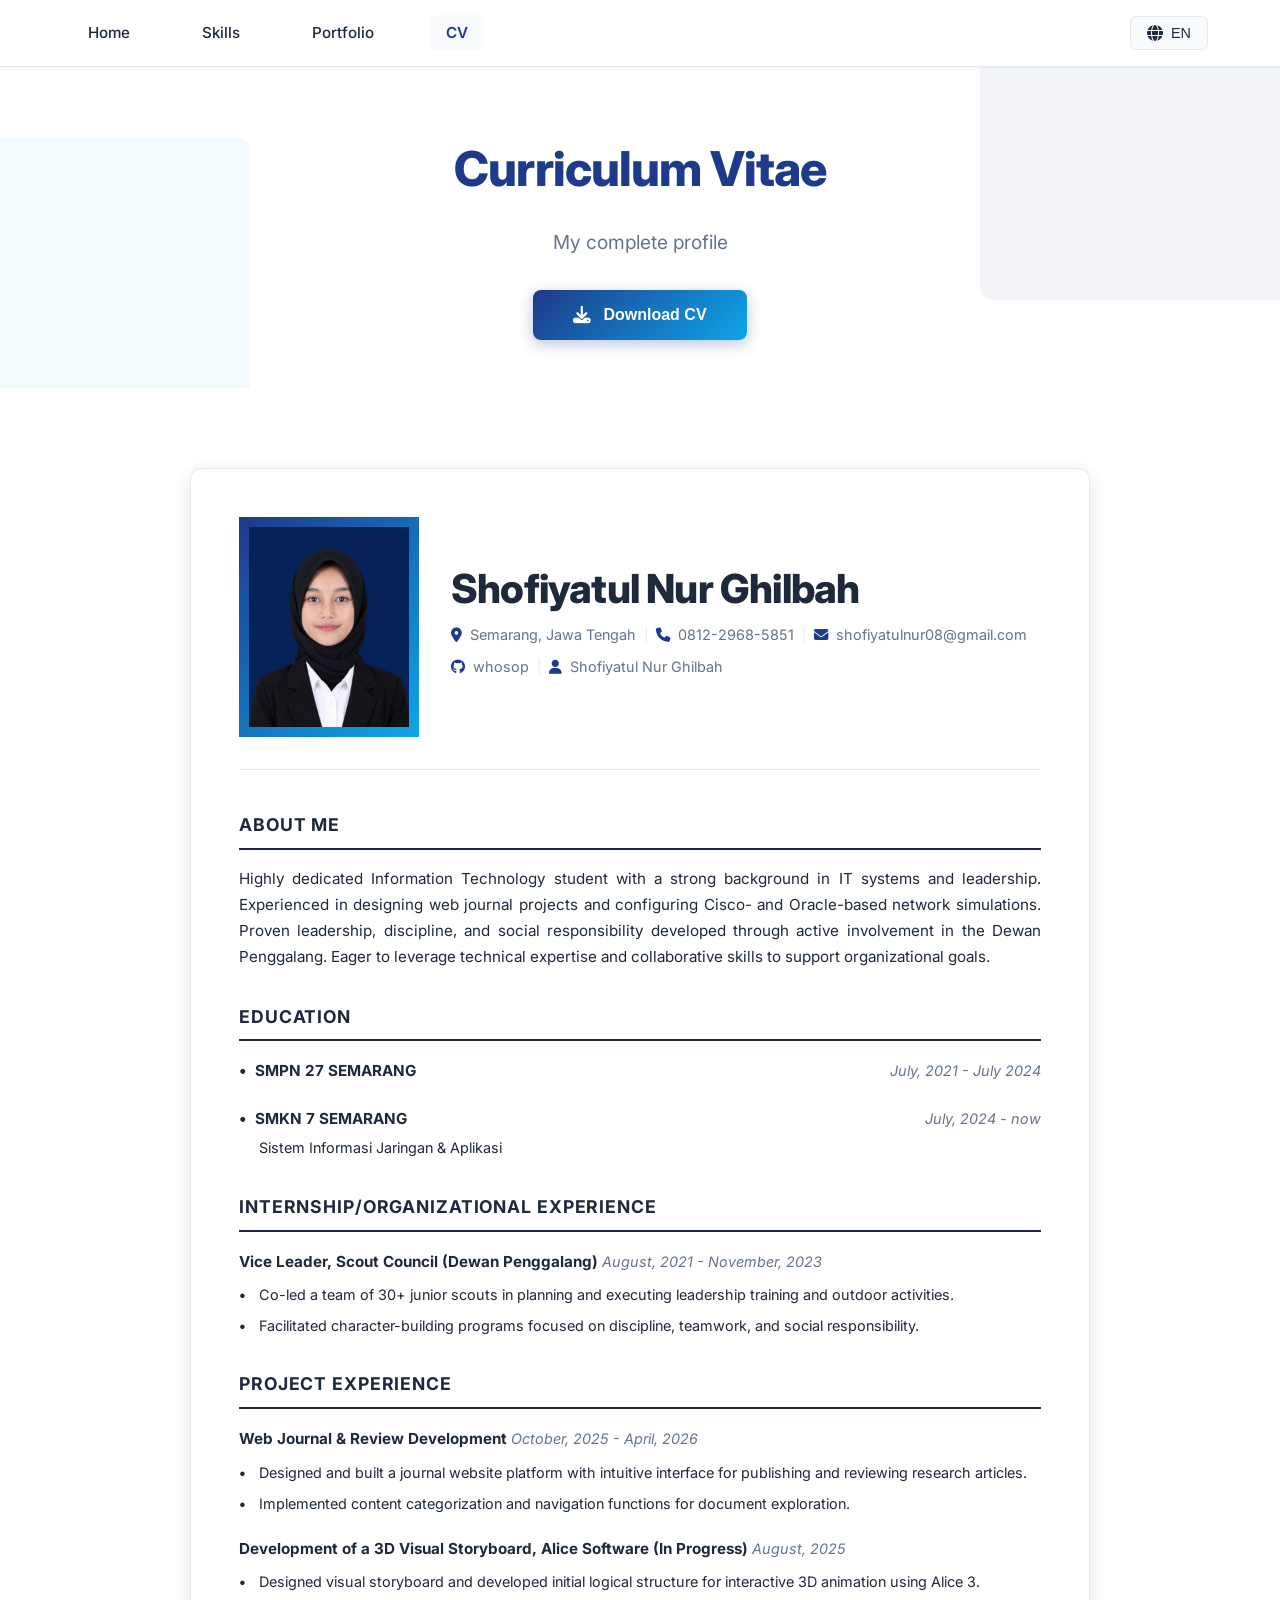
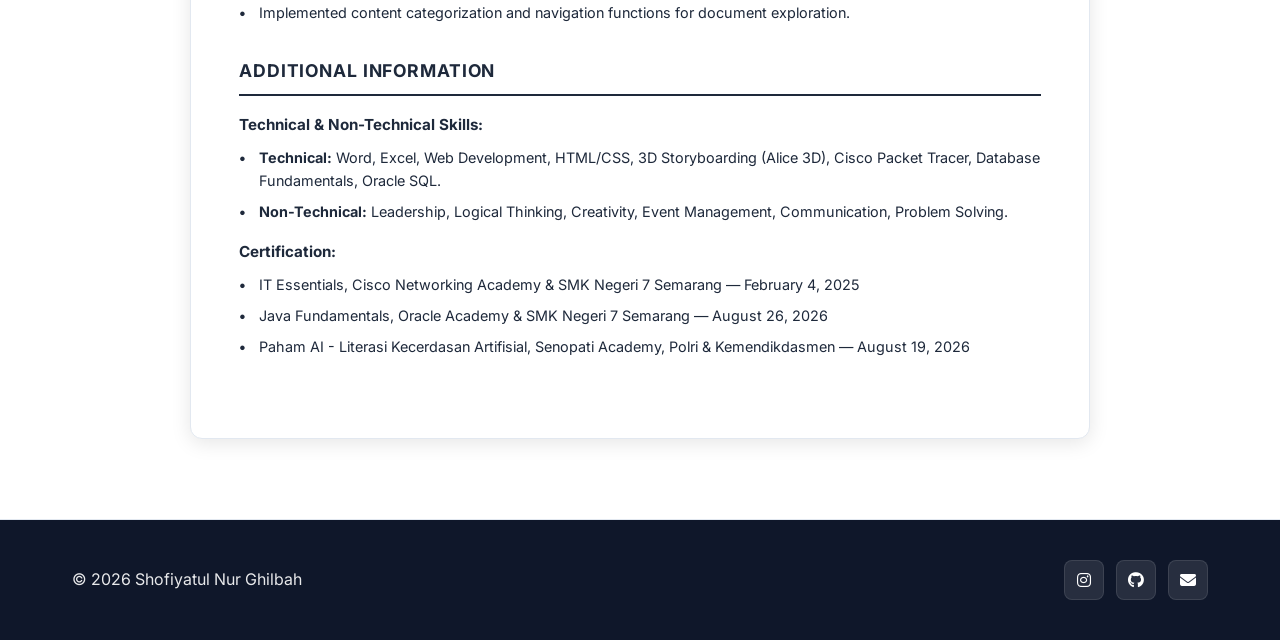
<file: cv-new.html>
<!DOCTYPE html>
<html lang="id">
<head>
  <meta charset="UTF-8" />
  <meta name="viewport" content="width=device-width, initial-scale=1.0"/>
  <title>CV – Shofiyatul Nur Ghilbah</title>
  <link rel="stylesheet" href="style.css" />
  <link rel="preconnect" href="https://fonts.googleapis.com">
  <link rel="preconnect" href="https://fonts.gstatic.com" crossorigin>
  <link href="https://fonts.googleapis.com/css2?family=Inter:wght@400;500;600;700;800&display=swap" rel="stylesheet"/>
  <link rel="stylesheet" href="https://cdnjs.cloudflare.com/ajax/libs/font-awesome/6.5.0/css/all.min.css"/>
  <style>
    /* Print Styles - Optimized for 1 Page A4 */
    @media print {
      @page {
        size: A4;
        margin: 0.4cm;
      }
      
      .navbar, .page-header, .footer, .btn-download-cv { 
        display: none !important; 
      }
      
      body { 
        background: white !important;
        margin: 0;
        padding: 0;
        font-size: 8pt !important;
      }
      
      .cv-section.section {
        padding: 0 !important;
      }
      
      .container {
        padding: 0 !important;
        max-width: 100% !important;
      }
      
      .cv-modern-wrapper { 
        box-shadow: none !important; 
        margin: 0 !important;
        padding: 0.5cm 0.6cm !important;
        border: none !important;
        max-width: 100% !important;
      }
      
      /* Header Optimization */
      .cv-header-modern {
        margin-bottom: 0.25cm !important;
        padding-bottom: 0.2cm !important;
        grid-template-columns: 3.5cm 1fr !important;
        gap: 0.4cm !important;
      }
      
      .cv-photo-box {
        width: 3.5cm !important;
        height: 4.3cm !important;
        padding: 2px !important;
      }
      
      .cv-name-modern {
        font-size: 16pt !important;
        margin: 0 0 0.15cm 0 !important;
        line-height: 1.1 !important;
      }
      
      .cv-contact-modern,
      .cv-social-modern {
        font-size: 7pt !important;
        margin-bottom: 0.1cm !important;
        gap: 0.15cm !important;
        line-height: 1.2 !important;
      }
      
      /* Section Optimization */
      .cv-section-modern {
        margin-bottom: 0.3cm !important;
        page-break-inside: avoid;
      }
      
      .cv-section-title-modern {
        font-size: 9pt !important;
        margin: 0 0 0.1cm 0 !important;
        letter-spacing: 0.03em !important;
      }
      
      .cv-section-line {
        height: 1px !important;
        margin-bottom: 0.2cm !important;
      }
      
      .cv-section-text {
        font-size: 7.5pt !important;
        line-height: 1.3 !important;
        margin: 0 !important;
      }
      
      /* Entry Optimization */
      .cv-entry-modern {
        margin-bottom: 0.25cm !important;
      }
      
      .cv-entry-header,
      .cv-entry-header-block {
        margin-bottom: 0.1cm !important;
      }
      
      .cv-entry-header strong,
      .cv-entry-header-block strong {
        font-size: 8pt !important;
      }
      
      .cv-date-italic {
        font-size: 7pt !important;
      }
      
      .cv-entry-desc {
        margin-left: 0.3cm !important;
        font-size: 7.5pt !important;
      }
      
      .cv-bullet {
        font-size: 8pt !important;
      }
      
      /* List Optimization */
      .cv-list-modern {
        margin: 0.15cm 0 0 0 !important;
      }
      
      .cv-list-modern li {
        padding-left: 0.35cm !important;
        margin-bottom: 0.1cm !important;
        font-size: 7.5pt !important;
        line-height: 1.25 !important;
      }
      
      .cv-list-modern li::before {
        font-size: 7pt !important;
      }
      
      .cv-subsection-title {
        font-size: 8pt !important;
        margin: 0.2cm 0 0.1cm 0 !important;
      }
      
      /* Force compact spacing */
      .cv-section-modern:last-child {
        margin-bottom: 0 !important;
      }
      
      .cv-entry-modern:last-child {
        margin-bottom: 0.15cm !important;
      }
      
      .cv-list-modern li:last-child {
        margin-bottom: 0 !important;
      }
    }
  </style>
</head>
<body>

  <!-- NAVBAR -->
  <nav class="navbar" id="navbar">
    <div class="nav-container">
      <button class="hamburger" id="hamburger" aria-label="Menu">
        <span></span><span></span><span></span>
      </button>
      <ul class="nav-links" id="nav-links">
        <li><a href="index.html">Home</a></li>
        <li><a href="skills.html">Skills</a></li>
        <li><a href="portfolio.html">Portfolio</a></li>
        <li><a href="cv-new.html" class="active">CV</a></li>
      </ul>
      <div class="language-switcher">
        <button class="lang-btn" id="lang-btn">
          <i class="fa-solid fa-globe"></i> EN
        </button>
        <div class="lang-dropdown" id="lang-dropdown">
          <a href="#" onclick="switchLanguage('en'); return false;">🇬🇧 English</a>
          <a href="#" onclick="switchLanguage('id'); return false;">🇮🇩 Indonesian</a>
        </div>
      </div>
    </div>
  </nav>

  <!-- PAGE HEADER -->
  <section class="page-header">
    <div class="page-header-shapes">
      <div class="shape shape-1"></div>
      <div class="shape shape-2"></div>
    </div>
    <div class="container">
      <h1 class="page-title"><span>Curriculum Vitae</span></h1>
      <p class="page-subtitle">My complete profile</p>
      <div class="cv-download-wrapper">
        <button class="btn-download-cv" onclick="window.print()">
          <i class="fa-solid fa-download"></i> Download CV
        </button>
      </div>
    </div>
  </section>

  <!-- CV CONTENT -->
  <section class="cv-section section">
    <div class="container">
      <div class="cv-modern-wrapper">
        
        <!-- CV HEADER -->
        <div class="cv-header-modern">
          <div class="cv-photo-box">
            <img src="bg navy.jpeg" alt="Shofiyatul Nur Ghilbah" class="cv-photo-modern"/>
          </div>
          <div class="cv-header-info">
            <h1 class="cv-name-modern">Shofiyatul Nur Ghilbah</h1>
            <div class="cv-contact-modern">
              <span><i class="fa-solid fa-location-dot"></i> Semarang, Jawa Tengah</span>
              <span class="separator">|</span>
              <span><i class="fa-solid fa-phone"></i> 0812-2968-5851</span>
              <span class="separator">|</span>
              <span><i class="fa-solid fa-envelope"></i> shofiyatulnur08@gmail.com</span>
            </div>
            <div class="cv-social-modern">
              <span><i class="fa-brands fa-github"></i> whosop</span>
              <span class="separator">|</span>
              <span><i class="fa-solid fa-user"></i> Shofiyatul Nur Ghilbah</span>
            </div>
          </div>
        </div>

        <!-- ABOUT ME -->
        <div class="cv-section-modern">
          <h2 class="cv-section-title-modern">ABOUT ME</h2>
          <div class="cv-section-line"></div>
          <p class="cv-section-text">Highly dedicated Information Technology student with a strong background in IT systems and leadership. Experienced in designing web journal projects and configuring Cisco- and Oracle-based network simulations. Proven leadership, discipline, and social responsibility developed through active involvement in the Dewan Penggalang. Eager to leverage technical expertise and collaborative skills to support organizational goals.</p>
        </div>

        <!-- EDUCATION -->
        <div class="cv-section-modern">
          <h2 class="cv-section-title-modern">EDUCATION</h2>
          <div class="cv-section-line"></div>
          
          <div class="cv-entry-modern">
            <div class="cv-entry-header">
              <span class="cv-bullet">•</span>
              <strong>SMPN 27 SEMARANG</strong>
              <span class="cv-date-italic">July, 2021 - July 2024</span>
            </div>
          </div>
          
          <div class="cv-entry-modern">
            <div class="cv-entry-header">
              <span class="cv-bullet">•</span>
              <strong>SMKN 7 SEMARANG</strong>
              <span class="cv-date-italic">July, 2024 - now</span>
            </div>
            <div class="cv-entry-desc">Sistem Informasi Jaringan & Aplikasi</div>
          </div>
        </div>

        <!-- INTERNSHIP/ORGANIZATIONAL EXPERIENCE -->
        <div class="cv-section-modern">
          <h2 class="cv-section-title-modern">INTERNSHIP/ORGANIZATIONAL EXPERIENCE</h2>
          <div class="cv-section-line"></div>
          
          <div class="cv-entry-modern">
            <div class="cv-entry-header-block">
              <div>
                <strong>Vice Leader, Scout Council (Dewan Penggalang)</strong>
                <span class="cv-date-italic"> August, 2021 - November, 2023</span>
              </div>
            </div>
            <ul class="cv-list-modern">
              <li>Co-led a team of 30+ junior scouts in planning and executing leadership training and outdoor activities.</li>
              <li>Facilitated character-building programs focused on discipline, teamwork, and social responsibility.</li>
            </ul>
          </div>
        </div>

        <!-- PROJECT EXPERIENCE -->
        <div class="cv-section-modern">
          <h2 class="cv-section-title-modern">PROJECT EXPERIENCE</h2>
          <div class="cv-section-line"></div>
          
          <div class="cv-entry-modern">
            <div class="cv-entry-header-block">
              <div>
                <strong>Web Journal & Review Development</strong>
                <span class="cv-date-italic"> October, 2025 - April, 2026</span>
              </div>
            </div>
            <ul class="cv-list-modern">
              <li>Designed and built a journal website platform with intuitive interface for publishing and reviewing research articles.</li>
              <li>Implemented content categorization and navigation functions for document exploration.</li>
            </ul>
          </div>

          <div class="cv-entry-modern">
            <div class="cv-entry-header-block">
              <div>
                <strong>Development of a 3D Visual Storyboard, Alice Software (In Progress)</strong>
                <span class="cv-date-italic"> August, 2025</span>
              </div>
            </div>
            <ul class="cv-list-modern">
              <li>Designed visual storyboard and developed initial logical structure for interactive 3D animation using Alice 3.</li>
              <li>Implemented content categorization and navigation functions for document exploration.</li>
            </ul>
          </div>
        </div>

        <!-- ADDITIONAL INFORMATION -->
        <div class="cv-section-modern">
          <h2 class="cv-section-title-modern">ADDITIONAL INFORMATION</h2>
          <div class="cv-section-line"></div>
          
          <p class="cv-subsection-title"><strong>Technical & Non-Technical Skills:</strong></p>
          <ul class="cv-list-modern">
            <li><strong>Technical:</strong> Word, Excel, Web Development, HTML/CSS, 3D Storyboarding (Alice 3D), Cisco Packet Tracer, Database Fundamentals, Oracle SQL.</li>
            <li><strong>Non-Technical:</strong> Leadership, Logical Thinking, Creativity, Event Management, Communication, Problem Solving.</li>
          </ul>

          <p class="cv-subsection-title"><strong>Certification:</strong></p>
          <ul class="cv-list-modern">
            <li>IT Essentials, Cisco Networking Academy & SMK Negeri 7 Semarang — February 4, 2025</li>
            <li>Java Fundamentals, Oracle Academy & SMK Negeri 7 Semarang — August 26, 2026</li>
            <li>Paham AI - Literasi Kecerdasan Artifisial, Senopati Academy, Polri & Kemendikdasmen — August 19, 2026</li>
          </ul>
        </div>

      </div>
    </div>
  </section>

  <!-- FOOTER -->
  <footer class="footer">
    <div class="container">
      <p>© 2026 Shofiyatul Nur Ghilbah</p>
      <div class="footer-socials">
        <a href="https://www.instagram.com/shofiyatulng/" target="_blank"><i class="fa-brands fa-instagram"></i></a>
        <a href="https://github.com/whosop" target="_blank"><i class="fa-brands fa-github"></i></a>
        <a href="mailto:shofiyatulnur08@gmail.com"><i class="fa-solid fa-envelope"></i></a>
      </div>
    </div>
  </footer>

  <script src="script.js"></script>
</body>
</html>
</file>
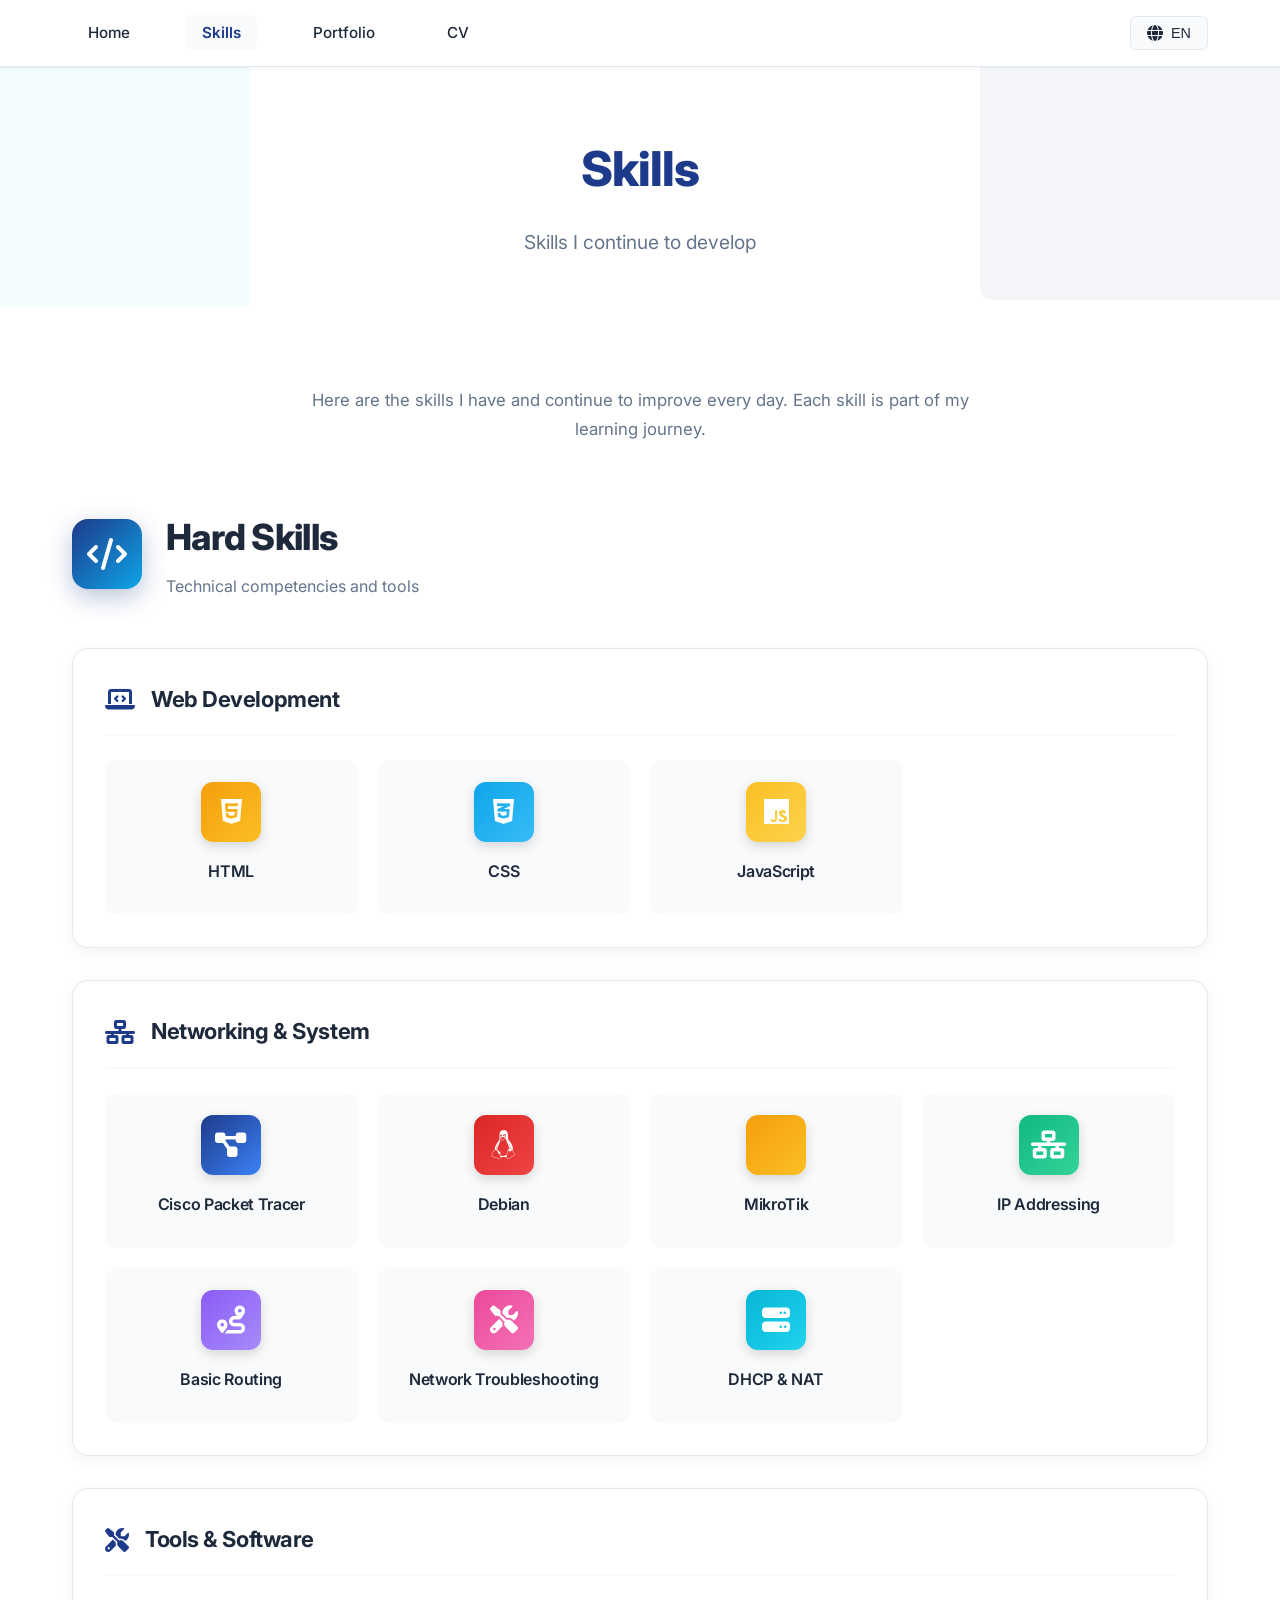
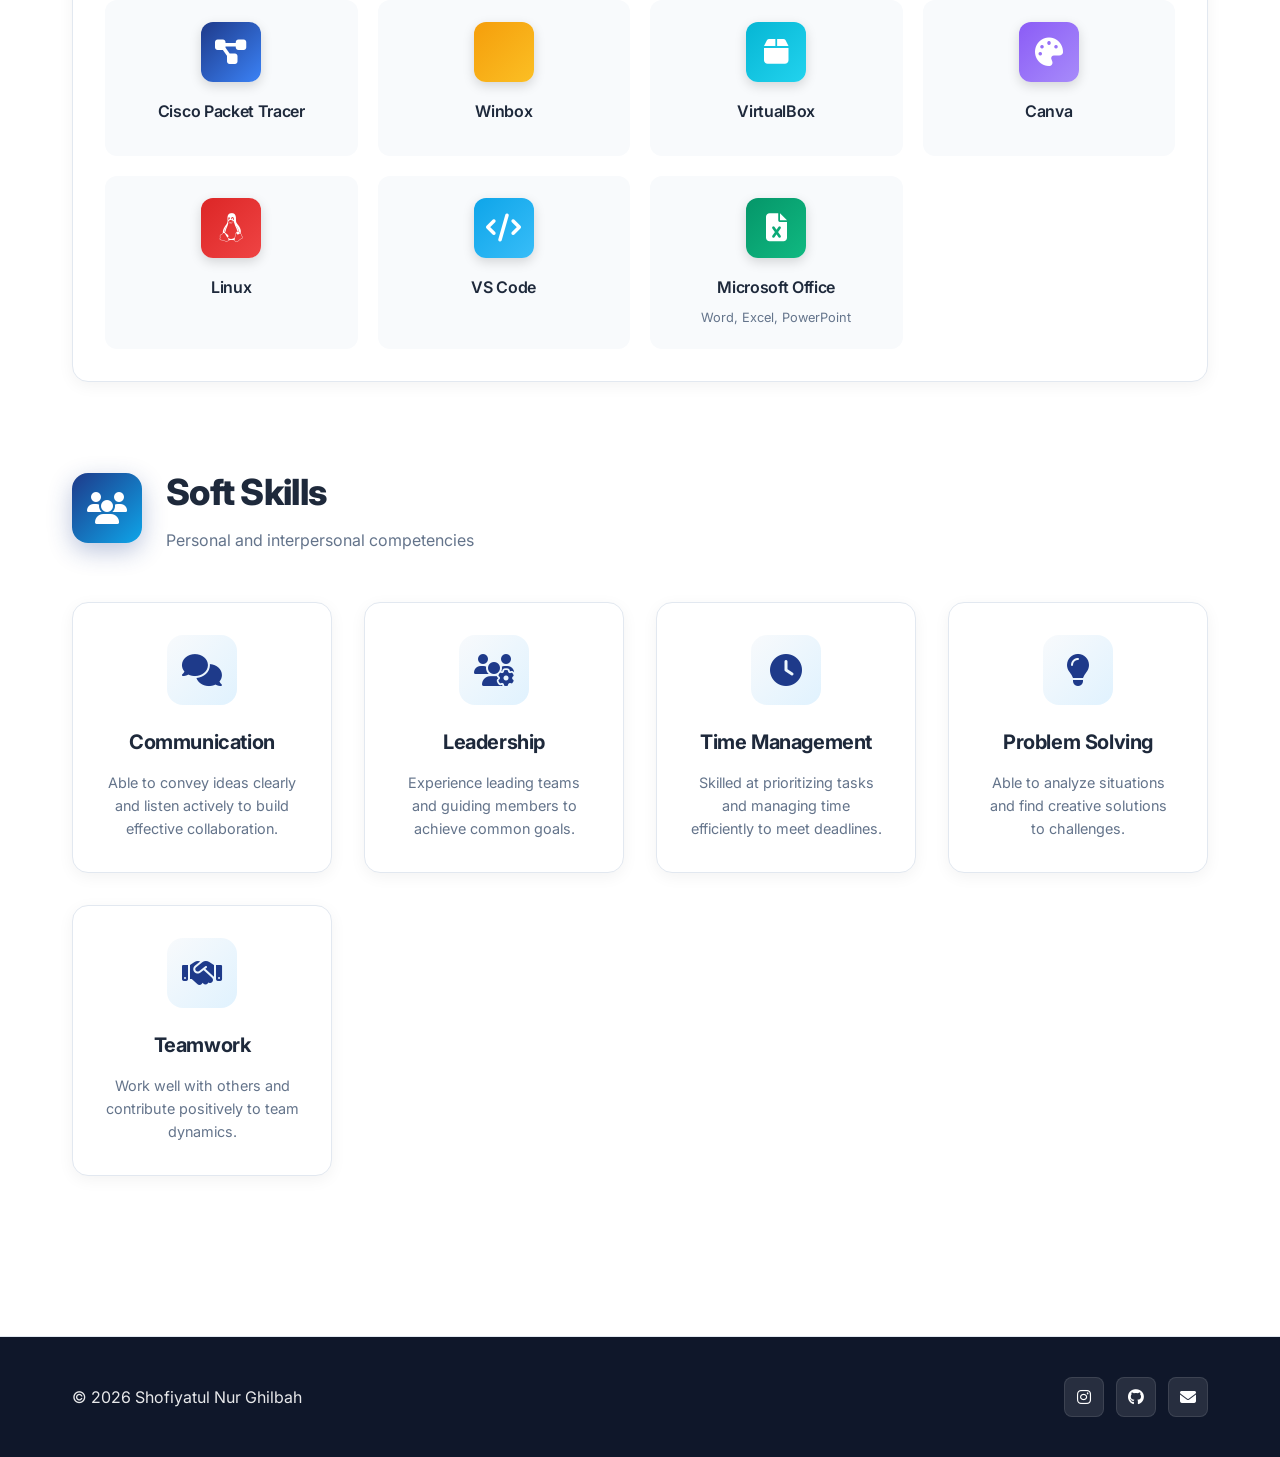
<file: skills.html>
<!DOCTYPE html>
<html lang="id">
<head>
  <meta charset="UTF-8" />
  <meta name="viewport" content="width=device-width, initial-scale=1.0"/>
  <title>Skills – Shofiyatul Nur Ghilbah</title>
  <link rel="stylesheet" href="style.css" />
  <link rel="preconnect" href="https://fonts.googleapis.com">
  <link rel="preconnect" href="https://fonts.gstatic.com" crossorigin>
  <link href="https://fonts.googleapis.com/css2?family=Inter:wght@400;500;600;700;800&display=swap" rel="stylesheet"/>
  <link rel="stylesheet" href="https://cdnjs.cloudflare.com/ajax/libs/font-awesome/6.5.0/css/all.min.css"/>
</head>
<body>

  <!-- NAVBAR -->
  <nav class="navbar" id="navbar">
    <div class="nav-container">
      <button class="hamburger" id="hamburger" aria-label="Menu">
        <span></span><span></span><span></span>
      </button>
      <ul class="nav-links" id="nav-links">
        <li><a href="index.html" data-translate="nav_home">Home</a></li>
        <li><a href="skills.html" class="active" data-translate="nav_skills">Skills</a></li>
        <li><a href="portfolio.html" data-translate="nav_portfolio">Portfolio</a></li>
        <li><a href="cv-new.html" data-translate="nav_cv">CV</a></li>
      </ul>
      <div class="language-switcher">
        <button class="lang-btn" id="lang-btn">
          <i class="fa-solid fa-globe"></i> EN
        </button>
        <div class="lang-dropdown" id="lang-dropdown">
          <a href="#" onclick="switchLanguage('en'); return false;">🇬🇧 English</a>
          <a href="#" onclick="switchLanguage('id'); return false;">🇮🇩 Indonesian</a>
        </div>
      </div>
    </div>
  </nav>

  <!-- PAGE HEADER -->
  <section class="page-header">
    <div class="page-header-shapes">
      <div class="shape shape-1"></div>
      <div class="shape shape-2"></div>
    </div>
    <div class="container">
      <h1 class="page-title"><span data-translate="skills_title">Skills</span></h1>
      <p class="page-subtitle" data-translate="skills_subtitle">Skills I continue to develop</p>
    </div>
  </section>

  <!-- SKILLS SECTION -->
  <section class="skills-section section">
    <div class="container">
      <div class="skills-intro">
        <p data-translate="skills_intro">Here are the skills I have and continue to improve every day. Each skill is part of my learning journey.</p>
      </div>

      <!-- HARD SKILLS -->
      <div class="skills-main-section">
        <div class="section-header-skills">
          <div class="section-icon-skills">
            <i class="fa-solid fa-code"></i>
          </div>
          <div>
            <h2 data-translate="hard_skills_title">Hard Skills</h2>
            <p data-translate="hard_skills_subtitle">Technical competencies and tools</p>
          </div>
        </div>

        <div class="skills-category-wrapper">
          
          <!-- Web Development -->
          <div class="skill-category-card">
            <div class="category-header">
              <i class="fa-solid fa-laptop-code"></i>
              <h3 data-translate="category_web">Web Development</h3>
            </div>
            <div class="skills-grid-items">
              <div class="skill-item-card">
                <div class="skill-icon-wrapper" style="background: linear-gradient(135deg, #f59e0b, #fbbf24);">
                  <i class="fa-brands fa-html5"></i>
                </div>
                <div class="skill-info-card">
                  <h4 data-translate="skill_html">HTML</h4>
                </div>
              </div>
              
              <div class="skill-item-card">
                <div class="skill-icon-wrapper" style="background: linear-gradient(135deg, #0ea5e9, #38bdf8);">
                  <i class="fa-brands fa-css3-alt"></i>
                </div>
                <div class="skill-info-card">
                  <h4 data-translate="skill_css">CSS</h4>
                </div>
              </div>
              
              <div class="skill-item-card">
                <div class="skill-icon-wrapper" style="background: linear-gradient(135deg, #fbbf24, #fcd34d);">
                  <i class="fa-brands fa-js"></i>
                </div>
                <div class="skill-info-card">
                  <h4 data-translate="skill_js">JavaScript</h4>
                </div>
              </div>
            </div>
          </div>

          <!-- Networking & System -->
          <div class="skill-category-card">
            <div class="category-header">
              <i class="fa-solid fa-network-wired"></i>
              <h3 data-translate="category_networking">Networking & System</h3>
            </div>
            <div class="skills-grid-items">
              <div class="skill-item-card">
                <div class="skill-icon-wrapper" style="background: linear-gradient(135deg, #1e3a8a, #3b82f6);">
                  <i class="fa-solid fa-diagram-project"></i>
                </div>
                <div class="skill-info-card">
                  <h4 data-translate="skill_cisco">Cisco Packet Tracer</h4>
                </div>
              </div>
              
              <div class="skill-item-card">
                <div class="skill-icon-wrapper" style="background: linear-gradient(135deg, #dc2626, #ef4444);">
                  <i class="fa-brands fa-linux"></i>
                </div>
                <div class="skill-info-card">
                  <h4 data-translate="skill_debian">Debian</h4>
                </div>
              </div>
              
              <div class="skill-item-card">
                <div class="skill-icon-wrapper" style="background: linear-gradient(135deg, #f59e0b, #fbbf24);">
                  <i class="fa-solid fa-router"></i>
                </div>
                <div class="skill-info-card">
                  <h4>MikroTik</h4>
                </div>
              </div>
              
              <div class="skill-item-card">
                <div class="skill-icon-wrapper" style="background: linear-gradient(135deg, #10b981, #34d399);">
                  <i class="fa-solid fa-network-wired"></i>
                </div>
                <div class="skill-info-card">
                  <h4>IP Addressing</h4>
                </div>
              </div>
              
              <div class="skill-item-card">
                <div class="skill-icon-wrapper" style="background: linear-gradient(135deg, #8b5cf6, #a78bfa);">
                  <i class="fa-solid fa-route"></i>
                </div>
                <div class="skill-info-card">
                  <h4>Basic Routing</h4>
                </div>
              </div>
              
              <div class="skill-item-card">
                <div class="skill-icon-wrapper" style="background: linear-gradient(135deg, #ec4899, #f472b6);">
                  <i class="fa-solid fa-screwdriver-wrench"></i>
                </div>
                <div class="skill-info-card">
                  <h4>Network Troubleshooting</h4>
                </div>
              </div>
              
              <div class="skill-item-card">
                <div class="skill-icon-wrapper" style="background: linear-gradient(135deg, #06b6d4, #22d3ee);">
                  <i class="fa-solid fa-server"></i>
                </div>
                <div class="skill-info-card">
                  <h4>DHCP & NAT</h4>
                </div>
              </div>
            </div>
          </div>

          <!-- Tools & Software -->
          <div class="skill-category-card">
            <div class="category-header">
              <i class="fa-solid fa-tools"></i>
              <h3 data-translate="category_tools">Tools & Software</h3>
            </div>
            <div class="skills-grid-items">
              <div class="skill-item-card">
                <div class="skill-icon-wrapper" style="background: linear-gradient(135deg, #1e3a8a, #3b82f6);">
                  <i class="fa-solid fa-diagram-project"></i>
                </div>
                <div class="skill-info-card">
                  <h4>Cisco Packet Tracer</h4>
                </div>
              </div>
              
              <div class="skill-item-card">
                <div class="skill-icon-wrapper" style="background: linear-gradient(135deg, #f59e0b, #fbbf24);">
                  <i class="fa-solid fa-router"></i>
                </div>
                <div class="skill-info-card">
                  <h4>Winbox</h4>
                </div>
              </div>
              
              <div class="skill-item-card">
                <div class="skill-icon-wrapper" style="background: linear-gradient(135deg, #06b6d4, #22d3ee);">
                  <i class="fa-solid fa-box"></i>
                </div>
                <div class="skill-info-card">
                  <h4>VirtualBox</h4>
                </div>
              </div>
              
              <div class="skill-item-card">
                <div class="skill-icon-wrapper" style="background: linear-gradient(135deg, #8b5cf6, #a78bfa);">
                  <i class="fa-solid fa-palette"></i>
                </div>
                <div class="skill-info-card">
                  <h4>Canva</h4>
                </div>
              </div>
              
              <div class="skill-item-card">
                <div class="skill-icon-wrapper" style="background: linear-gradient(135deg, #dc2626, #ef4444);">
                  <i class="fa-brands fa-linux"></i>
                </div>
                <div class="skill-info-card">
                  <h4>Linux</h4>
                </div>
              </div>
              
              <div class="skill-item-card">
                <div class="skill-icon-wrapper" style="background: linear-gradient(135deg, #0ea5e9, #38bdf8);">
                  <i class="fa-solid fa-code"></i>
                </div>
                <div class="skill-info-card">
                  <h4>VS Code</h4>
                </div>
              </div>
              
              <div class="skill-item-card">
                <div class="skill-icon-wrapper" style="background: linear-gradient(135deg, #059669, #10b981);">
                  <i class="fa-solid fa-file-excel"></i>
                </div>
                <div class="skill-info-card">
                  <h4 data-translate="skill_office">Microsoft Office</h4>
                  <p class="skill-desc" data-translate="skill_office_desc">Word, Excel, PowerPoint</p>
                </div>
              </div>
            </div>
          </div>

        </div>
      </div>

      <!-- SOFT SKILLS -->
      <div class="skills-main-section">
        <div class="section-header-skills">
          <div class="section-icon-skills">
            <i class="fa-solid fa-users"></i>
          </div>
          <div>
            <h2>Soft Skills</h2>
            <p>Personal and interpersonal competencies</p>
          </div>
        </div>

        <div class="soft-skills-grid">
          
          <div class="soft-skill-card">
            <div class="soft-skill-icon">
              <i class="fa-solid fa-comments"></i>
            </div>
            <h4>Communication</h4>
            <p>Able to convey ideas clearly and listen actively to build effective collaboration.</p>
          </div>

          <div class="soft-skill-card">
            <div class="soft-skill-icon">
              <i class="fa-solid fa-users-gear"></i>
            </div>
            <h4>Leadership</h4>
            <p>Experience leading teams and guiding members to achieve common goals.</p>
          </div>

          <div class="soft-skill-card">
            <div class="soft-skill-icon">
              <i class="fa-solid fa-clock"></i>
            </div>
            <h4>Time Management</h4>
            <p>Skilled at prioritizing tasks and managing time efficiently to meet deadlines.</p>
          </div>

          <div class="soft-skill-card">
            <div class="soft-skill-icon">
              <i class="fa-solid fa-lightbulb"></i>
            </div>
            <h4>Problem Solving</h4>
            <p>Able to analyze situations and find creative solutions to challenges.</p>
          </div>

          <div class="soft-skill-card">
            <div class="soft-skill-icon">
              <i class="fa-solid fa-handshake"></i>
            </div>
            <h4>Teamwork</h4>
            <p>Work well with others and contribute positively to team dynamics.</p>
          </div>

        </div>
      </div>

    </div>
  </section>

  <!-- FOOTER -->
  <footer class="footer">
    <div class="container">
      <p>© 2026 Shofiyatul Nur Ghilbah</p>
      <div class="footer-socials">
        <a href="https://www.instagram.com/shofiyatulng/" target="_blank"><i class="fa-brands fa-instagram"></i></a>
        <a href="https://github.com/whosop" target="_blank"><i class="fa-brands fa-github"></i></a>
        <a href="mailto:shofiyatulnur08@gmail.com"><i class="fa-solid fa-envelope"></i></a>
      </div>
    </div>
  </footer>

  <script src="script.js"></script>
</body>
</html>
</file>
<file: style.css>
/* ========================================
   Shofiyatul Nur Ghilbah - Personal Website
   Modern Pastel Design
   ======================================== */

/* ========== RESET & BASE ========== */
* {
  margin: 0;
  padding: 0;
  box-sizing: border-box;
}

:root {
  --primary: #1e3a8a;
  --secondary: #0ea5e9;
  --accent: #f59e0b;
  --dark-text: #1e293b;
  --light-text: #64748b;
  --bg-light: #ffffff;
  --bg-soft: #f8fafc;
  --bg-dark: #0f172a;
  --white: #ffffff;
  --border: #e2e8f0;
  --shadow: rgba(0, 0, 0, 0.05);
  --shadow-md: rgba(0, 0, 0, 0.1);
  --shadow-lg: rgba(0, 0, 0, 0.15);
}

html {
  scroll-behavior: smooth;
  scroll-padding-top: 80px; /* Offset untuk navbar */
}

body {
  font-family: 'Inter', -apple-system, BlinkMacSystemFont, 'Segoe UI', sans-serif;
  color: var(--dark-text);
  background: var(--bg-light);
  line-height: 1.7;
  overflow-x: hidden;
  font-size: 16px;
}

h1, h2, h3, h4, h5, h6 {
  font-family: 'Inter', -apple-system, BlinkMacSystemFont, 'Segoe UI', sans-serif;
  font-weight: 700;
  color: var(--dark-text);
  letter-spacing: -0.02em;
}

.container {
  max-width: 1200px;
  margin: 0 auto;
  padding: 0 2rem;
}

.section {
  padding: 5rem 0;
}

.bg-soft {
  background: var(--bg-soft);
}

/* ========== NAVBAR ========== */
.navbar {
  position: fixed;
  top: 0;
  left: 0;
  width: 100%;
  background: var(--white);
  box-shadow: 0 1px 3px var(--shadow);
  z-index: 1000;
  transition: all 0.3s ease;
  border-bottom: 1px solid var(--border);
}

.navbar.scrolled {
  box-shadow: 0 4px 12px var(--shadow-md);
}

.nav-container {
  max-width: 1200px;
  margin: 0 auto;
  padding: 1rem 2rem;
  display: flex;
  justify-content: space-between;
  align-items: center;
}

.nav-links {
  display: flex;
  list-style: none;
  gap: 2.5rem;
}

/* Language Switcher */
.language-switcher {
  position: relative;
  margin-left: 1rem;
}

.lang-btn {
  background: var(--bg-soft);
  border: 1px solid var(--border);
  padding: 0.5rem 1rem;
  border-radius: 6px;
  cursor: pointer;
  display: flex;
  align-items: center;
  gap: 0.5rem;
  font-size: 0.9rem;
  font-weight: 500;
  color: var(--dark-text);
  transition: all 0.3s ease;
}

.lang-btn:hover {
  background: var(--primary);
  color: white;
  border-color: var(--primary);
}

.lang-btn i {
  font-size: 1rem;
}

.lang-dropdown {
  position: absolute;
  top: calc(100% + 0.5rem);
  right: 0;
  background: white;
  border: 1px solid var(--border);
  border-radius: 8px;
  box-shadow: 0 4px 12px var(--shadow-md);
  min-width: 150px;
  display: none;
  flex-direction: column;
  overflow: hidden;
  z-index: 1000;
}

.lang-dropdown.active {
  display: flex;
}

.lang-dropdown a {
  padding: 0.75rem 1rem;
  text-decoration: none;
  color: var(--dark-text);
  font-size: 0.9rem;
  transition: all 0.3s ease;
  display: flex;
  align-items: center;
  gap: 0.5rem;
}

.lang-dropdown a:hover {
  background: var(--bg-soft);
  color: var(--primary);
}

.nav-links a {
  text-decoration: none;
  color: var(--dark-text);
  font-weight: 500;
  font-size: 0.95rem;
  transition: all 0.3s ease;
  position: relative;
  padding: 0.5rem 1rem;
  border-radius: 6px;
}

.nav-links a::after {
  content: '';
  position: absolute;
  bottom: 0;
  left: 50%;
  transform: translateX(-50%);
  width: 0;
  height: 2px;
  background: var(--primary);
  transition: width 0.3s ease;
}

.nav-links a:hover {
  color: var(--primary);
  background: var(--bg-soft);
}

.nav-links a:hover::after {
  width: 60%;
}

.nav-links a.active {
  color: var(--primary);
  background: var(--bg-soft);
  font-weight: 600;
}

.hamburger {
  display: none;
  flex-direction: column;
  gap: 5px;
  background: none;
  border: none;
  cursor: pointer;
  padding: 5px;
}

.hamburger span {
  width: 25px;
  height: 3px;
  background: var(--dark-text);
  border-radius: 3px;
  transition: all 0.3s ease;
}

.hamburger.active span:nth-child(1) {
  transform: rotate(45deg) translate(8px, 8px);
}

.hamburger.active span:nth-child(2) {
  opacity: 0;
}

.hamburger.active span:nth-child(3) {
  transform: rotate(-45deg) translate(7px, -7px);
}

/* ========== HERO SECTION ========== */
.hero {
  min-height: 100vh;
  display: flex;
  align-items: center;
  justify-content: center;
  padding: 8rem 2rem 4rem;
  position: relative;
  overflow: hidden;
}

.hero-bg-shapes {
  position: absolute;
  top: 0;
  left: 0;
  width: 100%;
  height: 100%;
  z-index: -1;
  overflow: hidden;
}

.shape {
  position: absolute;
  border-radius: 12px;
  opacity: 0.05;
  animation: float 20s infinite ease-in-out;
}

.shape-1 {
  width: 400px;
  height: 400px;
  background: var(--primary);
  top: -100px;
  right: -100px;
  animation-delay: 0s;
}

.shape-2 {
  width: 300px;
  height: 300px;
  background: var(--secondary);
  bottom: -50px;
  left: -50px;
  animation-delay: 5s;
}

.shape-3 {
  width: 200px;
  height: 200px;
  background: var(--accent);
  top: 50%;
  left: 10%;
  animation-delay: 10s;
}

@keyframes float {
  0%, 100% { transform: translate(0, 0) rotate(0deg); }
  33% { transform: translate(30px, -30px) rotate(120deg); }
  66% { transform: translate(-20px, 20px) rotate(240deg); }
}

.hero-container {
  max-width: 1200px;
  display: grid;
  grid-template-columns: 1fr 1fr;
  gap: 4rem;
  align-items: center;
}

.hero-text {
  animation: fadeInLeft 1s ease;
}

.hero-greeting {
  font-size: 1.1rem;
  color: var(--secondary);
  margin-bottom: 0.5rem;
  font-weight: 600;
  text-transform: uppercase;
  letter-spacing: 0.1em;
}

.hero-name {
  font-size: 3.5rem;
  font-weight: 800;
  font-family: 'Inter', sans-serif;
  line-height: 1.1;
  margin-bottom: 1rem;
  color: var(--dark-text);
}

.hero-name span {
  color: var(--primary);
}

.hero-tagline {
  font-size: 1.05rem;
  color: var(--light-text);
  font-style: normal;
  margin-bottom: 1rem;
  font-weight: 400;
}

.hero-desc {
  font-size: 1.1rem;
  color: var(--light-text);
  margin-bottom: 2rem;
  line-height: 1.8;
}

.hero-btns {
  display: flex;
  gap: 1rem;
  margin-bottom: 2rem;
}

.btn {
  padding: 0.875rem 2rem;
  border-radius: 6px;
  text-decoration: none;
  font-weight: 600;
  transition: all 0.3s ease;
  display: inline-block;
  border: 2px solid transparent;
  font-size: 0.95rem;
}

.btn-primary {
  background: var(--primary);
  color: white;
  border-color: var(--primary);
}

.btn-primary:hover {
  background: #1e40af;
  transform: translateY(-2px);
  box-shadow: 0 8px 20px rgba(30, 58, 138, 0.3);
}

.btn-outline {
  border: 2px solid var(--primary);
  color: var(--primary);
  background: transparent;
}

.btn-outline:hover {
  background: var(--primary);
  color: white;
  transform: translateY(-2px);
}

.hero-socials {
  display: flex;
  gap: 1rem;
}

.hero-socials a {
  width: 44px;
  height: 44px;
  border-radius: 8px;
  background: var(--bg-soft);
  color: var(--dark-text);
  display: flex;
  align-items: center;
  justify-content: center;
  text-decoration: none;
  transition: all 0.3s ease;
  font-size: 1.1rem;
  border: 1px solid var(--border);
}

.hero-socials a:hover {
  transform: translateY(-3px);
  box-shadow: 0 6px 20px var(--shadow-md);
  background: var(--primary);
  color: white;
  border-color: var(--primary);
}

.hero-image {
  animation: fadeInRight 1s ease;
  display: flex;
  justify-content: center;
}

.image-wrapper {
  position: relative;
  width: 380px;
  height: 380px;
}

.image-wrapper img {
  width: 100%;
  height: 100%;
  object-fit: cover;
  border-radius: 50%;
  border: 6px solid var(--white);
  box-shadow: 0 20px 60px var(--shadow-lg);
  position: relative;
  z-index: 2;
  object-position: center 20%;
}

.image-ring {
  position: absolute;
  top: -15px;
  left: -15px;
  right: -15px;
  bottom: -15px;
  border: 3px solid var(--secondary);
  border-radius: 50%;
  opacity: 0.3;
  animation: pulse 3s infinite;
}

.image-ring::before {
  content: '';
  position: absolute;
  top: -20px;
  left: -20px;
  right: -20px;
  bottom: -20px;
  border: 2px solid var(--primary);
  border-radius: 50%;
  opacity: 0.2;
  animation: pulse 3s infinite 0.5s;
}

.image-dot {
  position: absolute;
  width: 24px;
  height: 24px;
  border-radius: 50%;
  z-index: 3;
  box-shadow: 0 4px 12px rgba(0, 0, 0, 0.2);
}

.dot-1 {
  top: 8%;
  right: 8%;
  background: linear-gradient(135deg, #f59e0b, #fbbf24);
  animation: bounce 2s infinite;
}

.dot-2 {
  bottom: 12%;
  left: 5%;
  background: linear-gradient(135deg, var(--secondary), #38bdf8);
  animation: bounce 2s infinite 1s;
}

.image-wrapper::after {
  content: '';
  position: absolute;
  top: 50%;
  left: 50%;
  transform: translate(-50%, -50%);
  width: 420px;
  height: 420px;
  background: radial-gradient(circle, rgba(14, 165, 233, 0.1), transparent 70%);
  border-radius: 50%;
  z-index: 0;
  animation: pulse 4s infinite;
}

@keyframes pulse {
  0%, 100% { transform: scale(1); opacity: 0.3; }
  50% { transform: scale(1.05); opacity: 0.5; }
}

@keyframes bounce {
  0%, 100% { transform: translateY(0); }
  50% { transform: translateY(-10px); }
}

@keyframes fadeInLeft {
  from { opacity: 0; transform: translateX(-50px); }
  to { opacity: 1; transform: translateX(0); }
}

@keyframes fadeInRight {
  from { opacity: 0; transform: translateX(50px); }
  to { opacity: 1; transform: translateX(0); }
}

.scroll-indicator {
  position: absolute;
  bottom: 2rem;
  left: 50%;
  transform: translateX(-50%);
  display: flex;
  flex-direction: column;
  align-items: center;
  gap: 0.5rem;
  color: var(--light-text);
  font-size: 0.9rem;
}

.scroll-line {
  width: 2px;
  height: 40px;
  background: var(--secondary);
  animation: scrollAnim 2s infinite;
}

@keyframes scrollAnim {
  0%, 100% { opacity: 0; transform: translateY(-10px); }
  50% { opacity: 1; transform: translateY(10px); }
}

/* ========== QUICK CARDS ========== */
.quick-cards {
  padding: 3rem 0;
  margin-top: -2rem;
}

.cards-grid {
  display: grid;
  grid-template-columns: repeat(auto-fit, minmax(250px, 1fr));
  gap: 2rem;
}

.card-item {
  background: white;
  padding: 2rem;
  border-radius: 12px;
  box-shadow: 0 4px 12px var(--shadow);
  text-align: center;
  transition: all 0.3s ease;
  border: 1px solid var(--border);
}

.card-item:hover {
  transform: translateY(-8px);
  box-shadow: 0 12px 30px var(--shadow-md);
  border-color: var(--primary);
}

.card-icon {
  width: 64px;
  height: 64px;
  margin: 0 auto 1rem;
  border-radius: 12px;
  background: var(--primary);
  display: flex;
  align-items: center;
  justify-content: center;
  font-size: 1.8rem;
  color: white;
}

.card-item:nth-child(2) .card-icon {
  background: var(--secondary);
}

.card-item:nth-child(3) .card-icon {
  background: var(--accent);
}

.card-item:nth-child(4) .card-icon {
  background: var(--primary);
}

.card-item h3 {
  font-size: 1.3rem;
  margin-bottom: 0.5rem;
  color: var(--dark-text);
}

.card-item p {
  color: var(--light-text);
  font-size: 0.95rem;
}

/* ========== PAGE HEADER ========== */
.page-header {
  padding: 8rem 0 3rem;
  text-align: center;
  position: relative;
  overflow: hidden;
}

.page-header-shapes {
  position: absolute;
  top: 0;
  left: 0;
  width: 100%;
  height: 100%;
  z-index: -1;
}

.page-title {
  font-size: 3rem;
  font-family: 'Inter', sans-serif;
  font-weight: 800;
  margin-bottom: 1rem;
  color: var(--dark-text);
}

.page-title span {
  color: var(--primary);
}

.page-subtitle {
  font-size: 1.2rem;
  color: var(--light-text);
}

/* ========== PAGE HEADER INLINE (FOR SINGLE PAGE) ========== */
.page-header-inline {
  text-align: center;
  margin-bottom: 3rem;
  padding-top: 2rem;
}

.page-header-inline .page-title {
  font-size: 2.5rem;
  margin-bottom: 0.5rem;
}

.page-header-inline .page-subtitle {
  font-size: 1.1rem;
}

/* ========== ABOUT PAGE ========== */
.about-intro-grid {
  display: grid;
  grid-template-columns: 1fr 1.5fr;
  gap: 4rem;
  align-items: center;
}

.about-photo-wrap {
  position: relative;
}

.about-photo {
  width: 100%;
  border-radius: 12px;
  box-shadow: 0 12px 40px var(--shadow-lg);
  border: 4px solid var(--white);
}

.about-photo-badge {
  position: absolute;
  bottom: -20px;
  right: -20px;
  background: var(--primary);
  color: white;
  padding: 0.875rem 1.25rem;
  border-radius: 8px;
  display: flex;
  align-items: center;
  gap: 0.5rem;
  font-weight: 600;
  box-shadow: 0 8px 24px rgba(30, 58, 138, 0.3);
}

.about-intro-text h2 {
  font-size: 2.25rem;
  font-family: 'Inter', sans-serif;
  margin-bottom: 1rem;
  font-weight: 700;
}

.about-intro-text h2 span {
  color: var(--primary);
}

.tagline-text {
  font-style: normal;
  color: var(--light-text);
  margin-bottom: 1rem;
  font-size: 1rem;
  font-weight: 400;
}

.about-intro-text p {
  color: var(--light-text);
  line-height: 1.8;
  margin-bottom: 1.5rem;
}

.about-tags {
  display: flex;
  flex-wrap: wrap;
  gap: 0.8rem;
}

.tag {
  background: var(--bg-soft);
  padding: 0.5rem 1rem;
  border-radius: 6px;
  color: var(--dark-text);
  font-size: 0.875rem;
  display: flex;
  align-items: center;
  gap: 0.5rem;
  border: 1px solid var(--border);
  font-weight: 500;
}

.tag i {
  color: var(--secondary);
}

.section-header {
  text-align: center;
  margin-bottom: 3rem;
}

.section-icon {
  width: 56px;
  height: 56px;
  margin: 0 auto 1rem;
  border-radius: 10px;
  background: var(--primary);
  display: flex;
  align-items: center;
  justify-content: center;
  font-size: 1.5rem;
  color: white;
}

.section-header h2 {
  font-size: 2.25rem;
  font-family: 'Inter', sans-serif;
  font-weight: 700;
}

.section-header h2 span {
  color: var(--primary);
}

.info-card {
  background: white;
  padding: 2rem;
  border-radius: 10px;
  box-shadow: 0 2px 8px var(--shadow);
  border-left: 4px solid var(--primary);
  border: 1px solid var(--border);
  border-left-width: 4px;
  border-left-color: var(--primary);
}

.info-card p {
  color: var(--light-text);
  line-height: 1.8;
}

.timeline {
  position: relative;
  padding-left: 3rem;
}

.timeline::before {
  content: '';
  position: absolute;
  left: 0;
  top: 0;
  bottom: 0;
  width: 3px;
  background: var(--primary);
}

.timeline-item {
  position: relative;
  margin-bottom: 2rem;
}

.timeline-dot {
  position: absolute;
  left: -3.6rem;
  top: 0;
  width: 16px;
  height: 16px;
  border-radius: 50%;
  background: white;
  border: 3px solid var(--primary);
}

.timeline-item.active .timeline-dot {
  background: var(--primary);
  box-shadow: 0 0 0 6px rgba(30, 58, 138, 0.1);
}

.timeline-content {
  background: white;
  padding: 1.5rem;
  border-radius: 10px;
  box-shadow: 0 2px 8px var(--shadow);
  border: 1px solid var(--border);
}

.timeline-year {
  display: inline-block;
  background: var(--primary);
  color: white;
  padding: 0.3rem 1rem;
  border-radius: 6px;
  font-size: 0.8rem;
  font-weight: 600;
  margin-bottom: 0.5rem;
}

.timeline-content h3 {
  font-size: 1.3rem;
  margin-bottom: 0.5rem;
  color: var(--dark-text);
}

.timeline-content p {
  color: var(--light-text);
  font-size: 0.95rem;
}

.two-col-grid {
  display: grid;
  grid-template-columns: 1fr 1fr;
  gap: 3rem;
}

.hobi-list {
  display: flex;
  flex-direction: column;
  gap: 1.5rem;
}

.hobi-item {
  display: flex;
  gap: 1.25rem;
  background: white;
  padding: 1.25rem;
  border-radius: 10px;
  box-shadow: 0 2px 8px var(--shadow);
  transition: all 0.3s ease;
  border: 1px solid var(--border);
}

.hobi-item:hover {
  transform: translateX(8px);
  box-shadow: 0 4px 12px var(--shadow-md);
}

.hobi-icon {
  width: 48px;
  height: 48px;
  min-width: 48px;
  border-radius: 10px;
  background: var(--primary);
  display: flex;
  align-items: center;
  justify-content: center;
  font-size: 1.25rem;
  color: white;
}

.hobi-item:nth-child(2) .hobi-icon {
  background: var(--secondary);
}

.hobi-item:nth-child(3) .hobi-icon {
  background: var(--accent);
}

.hobi-item h4 {
  font-size: 1.1rem;
  margin-bottom: 0.3rem;
  color: var(--dark-text);
}

.hobi-item p {
  color: var(--light-text);
  font-size: 0.9rem;
}

.skills-type-grid {
  display: grid;
  grid-template-columns: 1fr 1fr;
  gap: 2rem;
}

.skills-type-card {
  background: white;
  padding: 2rem;
  border-radius: 12px;
  box-shadow: 0 4px 12px var(--shadow);
  border: 1px solid var(--border);
}

.skills-type-card h3 {
  font-size: 1.375rem;
  margin-bottom: 1.5rem;
  color: var(--dark-text);
  display: flex;
  align-items: center;
  gap: 0.625rem;
  font-weight: 700;
}

.skills-type-card h3 i {
  color: var(--primary);
}

.skills-type-card ul {
  list-style: none;
}

.skills-type-card li {
  padding: 0.8rem 0;
  color: var(--light-text);
  display: flex;
  align-items: center;
  gap: 0.8rem;
  border-bottom: 1px solid #f0f0f0;
}

.skills-type-card li:last-child {
  border-bottom: none;
}

.skills-type-card li i {
  color: var(--secondary);
  font-size: 1rem;
}

/* ========== SKILLS PAGE MODERN ========== */
.skills-intro {
  text-align: center;
  max-width: 700px;
  margin: 0 auto 4rem;
  color: var(--light-text);
  font-size: 1.05rem;
  line-height: 1.7;
}

.skills-main-section {
  margin-bottom: 5rem;
}

.section-header-skills {
  display: flex;
  align-items: center;
  gap: 1.5rem;
  margin-bottom: 3rem;
}

.section-icon-skills {
  width: 70px;
  height: 70px;
  border-radius: 16px;
  background: linear-gradient(135deg, var(--primary), var(--secondary));
  display: flex;
  align-items: center;
  justify-content: center;
  font-size: 2rem;
  color: white;
  box-shadow: 0 8px 24px rgba(30, 58, 138, 0.3);
}

.section-header-skills h2 {
  font-size: 2.25rem;
  font-weight: 800;
  margin: 0;
  color: var(--dark-text);
}

.section-header-skills p {
  font-size: 1rem;
  color: var(--light-text);
  margin: 0.25rem 0 0 0;
}

/* Hard Skills */
.skills-category-wrapper {
  display: grid;
  gap: 2rem;
}

.skill-category-card {
  background: white;
  padding: 2rem;
  border-radius: 16px;
  box-shadow: 0 4px 16px var(--shadow);
  border: 1px solid var(--border);
  transition: all 0.3s ease;
}

.skill-category-card:hover {
  transform: translateY(-4px);
  box-shadow: 0 8px 24px var(--shadow-md);
}

.category-header {
  display: flex;
  align-items: center;
  gap: 1rem;
  margin-bottom: 1.5rem;
  padding-bottom: 1rem;
  border-bottom: 2px solid var(--bg-soft);
}

.category-header i {
  font-size: 1.5rem;
  color: var(--primary);
}

.category-header h3 {
  font-size: 1.375rem;
  font-weight: 700;
  color: var(--dark-text);
  margin: 0;
}

.skills-grid-items {
  display: grid;
  grid-template-columns: repeat(auto-fill, minmax(200px, 1fr));
  gap: 1.25rem;
}

.skill-item-card {
  background: var(--bg-soft);
  padding: 1.25rem;
  border-radius: 12px;
  display: flex;
  flex-direction: column;
  align-items: center;
  text-align: center;
  gap: 1rem;
  transition: all 0.3s ease;
  border: 2px solid transparent;
}

.skill-item-card:hover {
  background: white;
  border-color: var(--secondary);
  transform: translateY(-4px);
  box-shadow: 0 6px 20px rgba(14, 165, 233, 0.15);
}

.skill-icon-wrapper {
  width: 60px;
  height: 60px;
  border-radius: 12px;
  display: flex;
  align-items: center;
  justify-content: center;
  font-size: 1.75rem;
  color: white;
  box-shadow: 0 4px 12px rgba(0, 0, 0, 0.15);
}

.skill-info-card {
  width: 100%;
}

.skill-info-card h4 {
  font-size: 1rem;
  font-weight: 600;
  color: var(--dark-text);
  margin: 0 0 0.5rem 0;
}

.skill-level {
  display: inline-block;
  padding: 0.375rem 0.875rem;
  border-radius: 20px;
  font-size: 0.75rem;
  font-weight: 600;
  text-transform: uppercase;
  letter-spacing: 0.05em;
}

.skill-level.beginner {
  background: #dbeafe;
  color: #1e40af;
}

.skill-level.intermediate {
  background: #fef3c7;
  color: #b45309;
}

.skill-level.advanced {
  background: #d1fae5;
  color: #065f46;
}

.skill-desc {
  font-size: 0.8rem;
  color: var(--light-text);
  margin: 0.5rem 0 0 0;
  line-height: 1.4;
}

/* Soft Skills */
.soft-skills-grid {
  display: grid;
  grid-template-columns: repeat(auto-fill, minmax(260px, 1fr));
  gap: 2rem;
}

.soft-skill-card {
  background: white;
  padding: 2rem;
  border-radius: 16px;
  box-shadow: 0 4px 16px var(--shadow);
  border: 1px solid var(--border);
  transition: all 0.3s ease;
  text-align: center;
  position: relative;
  overflow: hidden;
}

.soft-skill-card::before {
  content: '';
  position: absolute;
  top: 0;
  left: 0;
  right: 0;
  height: 4px;
  background: linear-gradient(90deg, var(--primary), var(--secondary), var(--accent));
  transform: scaleX(0);
  transition: transform 0.3s ease;
}

.soft-skill-card:hover::before {
  transform: scaleX(1);
}

.soft-skill-card:hover {
  transform: translateY(-6px);
  box-shadow: 0 12px 32px var(--shadow-md);
  border-color: var(--secondary);
}

.soft-skill-icon {
  width: 70px;
  height: 70px;
  margin: 0 auto 1.25rem;
  border-radius: 16px;
  background: linear-gradient(135deg, var(--bg-soft), #e0f2fe);
  display: flex;
  align-items: center;
  justify-content: center;
  font-size: 2rem;
  color: var(--primary);
  transition: all 0.3s ease;
}

.soft-skill-card:hover .soft-skill-icon {
  background: linear-gradient(135deg, var(--primary), var(--secondary));
  color: white;
  transform: scale(1.1) rotate(5deg);
}

.soft-skill-card h4 {
  font-size: 1.25rem;
  font-weight: 700;
  color: var(--dark-text);
  margin: 0 0 0.75rem 0;
}

.soft-skill-card p {
  font-size: 0.9rem;
  color: var(--light-text);
  line-height: 1.6;
  margin: 0;
}

/* Responsive */
@media (max-width: 968px) {
  .section-header-skills {
    flex-direction: column;
    text-align: center;
    gap: 1rem;
  }
  
  .skills-grid-items {
    grid-template-columns: repeat(auto-fill, minmax(150px, 1fr));
  }
  
  .soft-skills-grid {
    grid-template-columns: 1fr;
  }
}

@media (max-width: 640px) {
  .skills-grid-items {
    grid-template-columns: 1fr;
  }
  
  .section-header-skills h2 {
    font-size: 1.875rem;
  }
}

/* ========== PORTFOLIO PAGE ========== */
.portfolio-grid {
  display: grid;
  grid-template-columns: repeat(auto-fit, minmax(320px, 1fr));
  gap: 2rem;
}

/* ========== CERTIFICATES SECTION ========== */
.certificates-section {
  background: var(--bg-soft);
}

.certificates-grid {
  display: grid;
  grid-template-columns: repeat(auto-fit, minmax(350px, 1fr));
  gap: 2.5rem;
}

.certificate-card {
  background: white;
  border-radius: 16px;
  overflow: hidden;
  box-shadow: 0 4px 12px var(--shadow);
  transition: all 0.3s ease;
  border: 1px solid var(--border);
  display: flex;
  flex-direction: column;
}

.certificate-card:hover {
  transform: translateY(-8px);
  box-shadow: 0 12px 30px var(--shadow-md);
  border-color: var(--primary);
}

.certificate-image {
  position: relative;
  height: 250px;
  overflow: hidden;
  background: var(--bg-soft);
}

.cert-img {
  width: 100%;
  height: 100%;
  object-fit: cover;
  transition: transform 0.3s ease;
}

.certificate-card:hover .cert-img {
  transform: scale(1.05);
}

.certificate-placeholder {
  background: linear-gradient(135deg, var(--primary), var(--secondary));
  display: flex;
  align-items: center;
  justify-content: center;
}

.cert-placeholder-content {
  text-align: center;
  color: white;
}

.cert-placeholder-content i {
  font-size: 4rem;
  margin-bottom: 1rem;
  display: block;
}

.cert-placeholder-content span {
  font-size: 1.2rem;
  font-weight: 600;
  text-transform: uppercase;
  letter-spacing: 0.1em;
}

.certificate-badge {
  position: absolute;
  top: 1rem;
  right: 1rem;
  width: 50px;
  height: 50px;
  background: linear-gradient(135deg, #f59e0b, #fbbf24);
  border-radius: 50%;
  display: flex;
  align-items: center;
  justify-content: center;
  color: white;
  font-size: 1.5rem;
  box-shadow: 0 4px 12px rgba(245, 158, 11, 0.4);
  animation: pulse 2s infinite;
}

@keyframes pulse {
  0%, 100% { transform: scale(1); }
  50% { transform: scale(1.1); }
}

.certificate-content {
  padding: 2rem;
  flex: 1;
  display: flex;
  flex-direction: column;
}

.certificate-issuer {
  display: flex;
  align-items: center;
  gap: 0.5rem;
  font-size: 0.875rem;
  color: var(--secondary);
  margin-bottom: 0.75rem;
  font-weight: 600;
}

.certificate-issuer i {
  font-size: 1rem;
}

.certificate-card h3 {
  font-size: 1.5rem;
  color: var(--dark-text);
  margin-bottom: 0.75rem;
  line-height: 1.3;
  font-weight: 700;
}

.certificate-desc {
  color: var(--light-text);
  font-size: 0.95rem;
  line-height: 1.7;
  margin-bottom: 1.5rem;
  flex: 1;
}

.certificate-details {
  display: flex;
  flex-direction: column;
  gap: 0.75rem;
  margin-bottom: 1.5rem;
  padding: 1rem;
  background: var(--bg-soft);
  border-radius: 8px;
  border-left: 3px solid var(--secondary);
}

.cert-detail {
  display: flex;
  align-items: center;
  gap: 0.75rem;
  font-size: 0.875rem;
  color: var(--dark-text);
}

.cert-detail i {
  color: var(--secondary);
  width: 20px;
  text-align: center;
}

.certificate-tags {
  display: flex;
  flex-wrap: wrap;
  gap: 0.5rem;
  margin-bottom: 1.5rem;
}

.certificate-tags span {
  background: var(--bg-soft);
  padding: 0.4rem 0.875rem;
  border-radius: 20px;
  font-size: 0.75rem;
  color: var(--primary);
  border: 1px solid var(--border);
  font-weight: 600;
  text-transform: uppercase;
  letter-spacing: 0.05em;
}

.certificate-link {
  display: inline-flex;
  align-items: center;
  justify-content: center;
  gap: 0.5rem;
  background: linear-gradient(135deg, var(--primary), var(--secondary));
  color: white;
  padding: 0.875rem 1.5rem;
  border-radius: 8px;
  text-decoration: none;
  font-weight: 600;
  font-size: 0.95rem;
  transition: all 0.3s ease;
  box-shadow: 0 4px 12px rgba(30, 58, 138, 0.3);
}

.certificate-link:hover {
  transform: translateY(-2px);
  box-shadow: 0 6px 20px rgba(30, 58, 138, 0.4);
}

.certificate-link i {
  font-size: 1rem;
}

/* Responsive Certificates */
@media (max-width: 768px) {
  .certificates-grid {
    grid-template-columns: 1fr;
  }
  
  .certificate-image {
    height: 200px;
  }
}

/* ========== PORTFOLIO PAGE ========== */

.portfolio-card {
  background: white;
  border-radius: 12px;
  overflow: hidden;
  box-shadow: 0 4px 12px var(--shadow);
  transition: all 0.3s ease;
  border: 1px solid var(--border);
}

.portfolio-card:hover {
  transform: translateY(-8px);
  box-shadow: 0 8px 24px var(--shadow-md);
  border-color: var(--primary);
}

/* Slider Styles */
.portfolio-card-slider {
  position: relative;
  height: 250px;
  overflow: hidden;
}

.slider-container {
  position: relative;
  width: 100%;
  height: 100%;
}

.slider-img {
  position: absolute;
  top: 0;
  left: 0;
  width: 100%;
  height: 100%;
  object-fit: cover;
  opacity: 0;
  transition: opacity 0.5s ease;
}

.slider-img.active {
  opacity: 1;
}

.slider-btn {
  position: absolute;
  top: 50%;
  transform: translateY(-50%);
  background: rgba(255, 255, 255, 0.95);
  border: none;
  width: 36px;
  height: 36px;
  border-radius: 6px;
  cursor: pointer;
  display: flex;
  align-items: center;
  justify-content: center;
  color: var(--dark-text);
  font-size: 0.9rem;
  transition: all 0.3s ease;
  z-index: 10;
  box-shadow: 0 2px 8px rgba(0, 0, 0, 0.1);
  border: 1px solid var(--border);
}

.slider-btn:hover {
  background: var(--primary);
  color: white;
  transform: translateY(-50%) scale(1.05);
  border-color: var(--primary);
}

.slider-btn.prev {
  left: 10px;
}

.slider-btn.next {
  right: 10px;
}

.slider-dots {
  position: absolute;
  bottom: 15px;
  left: 50%;
  transform: translateX(-50%);
  display: flex;
  gap: 8px;
  z-index: 10;
}

.dot {
  width: 10px;
  height: 10px;
  border-radius: 50%;
  background: rgba(255, 255, 255, 0.5);
  cursor: pointer;
  transition: all 0.3s ease;
}

.dot.active {
  background: white;
  width: 25px;
  border-radius: 5px;
}

.dot:hover {
  background: rgba(255, 255, 255, 0.8);
}

/* Original Image Styles */
.portfolio-card-images {
  position: relative;
  height: 250px;
  overflow: hidden;
}

.portfolio-card-image {
  height: 250px;
  overflow: hidden;
}

.portfolio-img-main {
  width: 100%;
  height: 100%;
  object-fit: cover;
  transition: transform 0.3s ease;
}

.portfolio-card:hover .portfolio-img-main {
  transform: scale(1.05);
}

.portfolio-card-images .portfolio-img-main {
  position: absolute;
  top: 0;
  left: 0;
  width: 100%;
  height: 100%;
  object-fit: cover;
}

.portfolio-img-overlay {
  position: absolute;
  top: 0;
  right: -100%;
  width: 50%;
  height: 100%;
  object-fit: cover;
  transition: right 0.3s ease;
  box-shadow: -5px 0 15px rgba(0, 0, 0, 0.2);
}

.portfolio-card:hover .portfolio-img-overlay {
  right: 0;
}

.portfolio-card-placeholder {
  height: 250px;
  display: flex;
  flex-direction: column;
  align-items: center;
  justify-content: center;
  gap: 1rem;
  color: white;
}

.portfolio-card-placeholder i {
  font-size: 4rem;
}

.portfolio-card-placeholder span {
  font-size: 1.1rem;
  font-weight: 600;
}

.portfolio-card-content {
  padding: 1.5rem;
}

.portfolio-number {
  display: inline-block;
  font-size: 1.75rem;
  font-weight: 700;
  color: var(--primary);
  margin-bottom: 0.5rem;
}

.portfolio-card h3 {
  font-size: 1.4rem;
  color: var(--dark-text);
  margin-bottom: 0.8rem;
}

.portfolio-card p {
  color: var(--light-text);
  font-size: 0.95rem;
  line-height: 1.6;
  margin-bottom: 1rem;
}

.portfolio-tags {
  display: flex;
  flex-wrap: wrap;
  gap: 0.5rem;
  margin-bottom: 1rem;
}

.portfolio-tags span {
  background: var(--bg-soft);
  padding: 0.3rem 0.75rem;
  border-radius: 6px;
  font-size: 0.75rem;
  color: var(--secondary);
  border: 1px solid var(--border);
  font-weight: 500;
}

.portfolio-link {
  display: inline-flex;
  align-items: center;
  gap: 0.5rem;
  color: var(--primary);
  text-decoration: none;
  font-weight: 600;
  font-size: 0.875rem;
  transition: all 0.3s ease;
}

.portfolio-link:hover {
  gap: 0.75rem;
  color: var(--secondary);
}

.project-card {
  display: grid;
  grid-template-columns: 1fr 1fr;
  gap: 3rem;
  align-items: center;
  margin-bottom: 5rem;
  background: white;
  padding: 2.5rem;
  border-radius: 12px;
  box-shadow: 0 4px 12px var(--shadow);
  border: 1px solid var(--border);
}

.project-card.reverse {
  grid-template-columns: 1fr 1fr;
}

.project-card.reverse .project-images {
  order: 2;
}

.project-card.reverse .project-info {
  order: 1;
}

.project-img-grid {
  display: grid;
  grid-template-columns: 1fr 1fr;
  gap: 1rem;
}

.project-img-single {
  width: 100%;
}

.project-img {
  width: 100%;
  border-radius: 10px;
  box-shadow: 0 4px 12px var(--shadow);
  transition: all 0.3s ease;
  border: 1px solid var(--border);
}

.project-img:hover {
  transform: scale(1.03);
  box-shadow: 0 8px 24px var(--shadow-md);
}

.project-img-placeholder {
  width: 100%;
  height: 400px;
  border-radius: 10px;
  background: var(--secondary);
  display: flex;
  align-items: center;
  justify-content: center;
}

.placeholder-content {
  text-align: center;
  color: white;
}

.placeholder-content i {
  font-size: 4rem;
  margin-bottom: 1rem;
}

.placeholder-content p {
  font-size: 1.5rem;
  font-weight: 600;
  margin-bottom: 0.5rem;
}

.placeholder-content span {
  font-size: 1rem;
  opacity: 0.9;
}

.project-number {
  font-size: 3.5rem;
  font-weight: 800;
  font-family: 'Inter', sans-serif;
  color: var(--primary);
  line-height: 1;
  margin-bottom: 0.5rem;
}

.project-title {
  font-size: 1.875rem;
  font-family: 'Inter', sans-serif;
  margin-bottom: 1rem;
  color: var(--dark-text);
  font-weight: 700;
}

.project-tags {
  display: flex;
  flex-wrap: wrap;
  gap: 0.5rem;
  margin-bottom: 1.5rem;
}

.ptag {
  background: var(--bg-soft);
  padding: 0.375rem 0.875rem;
  border-radius: 6px;
  font-size: 0.8rem;
  color: var(--secondary);
  border: 1px solid var(--border);
  font-weight: 500;
}

.project-desc {
  color: var(--light-text);
  line-height: 1.8;
  margin-bottom: 1.5rem;
}

.project-link {
  display: inline-flex;
  align-items: center;
  gap: 0.5rem;
}

/* ========== CV PAGE MODERN ========== */
.cv-download-wrapper {
  margin-top: 2rem;
  text-align: center;
}

.btn-download-cv {
  background: linear-gradient(135deg, var(--primary), var(--secondary));
  color: white;
  border: none;
  padding: 1rem 2.5rem;
  border-radius: 8px;
  font-size: 1rem;
  font-weight: 600;
  cursor: pointer;
  display: inline-flex;
  align-items: center;
  gap: 0.75rem;
  transition: all 0.3s ease;
  box-shadow: 0 4px 15px rgba(30, 58, 138, 0.3);
}

.btn-download-cv:hover {
  transform: translateY(-2px);
  box-shadow: 0 6px 20px rgba(30, 58, 138, 0.4);
}

.btn-download-cv i {
  font-size: 1.1rem;
}

.cv-modern-wrapper {
  max-width: 900px;
  margin: 0 auto;
  background: white;
  padding: 3rem;
  border-radius: 12px;
  box-shadow: 0 4px 20px var(--shadow-md);
  border: 1px solid var(--border);
}

/* Print Styles - Optimized for 1 Page A4 */
@media print {
  @page {
    size: A4;
    margin: 0.4cm;
  }
  
  .navbar, .page-header, .page-header-inline, .footer, .btn-download-cv, .cv-download-wrapper, 
  .quick-cards, .hero, .scroll-indicator, .hero-bg-shapes { 
    display: none !important; 
  }
  
  body { 
    background: white !important;
    margin: 0;
    padding: 0;
    font-size: 8pt !important;
  }
  
  .cv-section.section {
    padding: 0 !important;
  }
  
  .container {
    padding: 0 !important;
    max-width: 100% !important;
  }
  
  .cv-modern-wrapper { 
    box-shadow: none !important; 
    margin: 0 !important;
    padding: 0.5cm 0.6cm !important;
    border: none !important;
    max-width: 100% !important;
  }
  
  /* Header Optimization */
  .cv-header-modern {
    margin-bottom: 0.25cm !important;
    padding-bottom: 0.2cm !important;
    grid-template-columns: 3.5cm 1fr !important;
    gap: 0.4cm !important;
  }
  
  .cv-photo-box {
    width: 3.5cm !important;
    height: 4.3cm !important;
    padding: 2px !important;
  }
  
  .cv-name-modern {
    font-size: 16pt !important;
    margin: 0 0 0.15cm 0 !important;
    line-height: 1.1 !important;
  }
  
  .cv-contact-modern,
  .cv-social-modern {
    font-size: 7pt !important;
    margin-bottom: 0.1cm !important;
    gap: 0.15cm !important;
    line-height: 1.2 !important;
  }
  
  /* Section Optimization */
  .cv-section-modern {
    margin-bottom: 0.3cm !important;
    page-break-inside: avoid;
  }
  
  .cv-section-title-modern {
    font-size: 9pt !important;
    margin: 0 0 0.1cm 0 !important;
    letter-spacing: 0.03em !important;
  }
  
  .cv-section-line {
    height: 1px !important;
    margin-bottom: 0.2cm !important;
  }
  
  .cv-section-text {
    font-size: 7.5pt !important;
    line-height: 1.3 !important;
    margin: 0 !important;
  }
  
  /* Entry Optimization */
  .cv-entry-modern {
    margin-bottom: 0.25cm !important;
  }
  
  .cv-entry-header,
  .cv-entry-header-block {
    margin-bottom: 0.1cm !important;
  }
  
  .cv-entry-header strong,
  .cv-entry-header-block strong {
    font-size: 8pt !important;
  }
  
  .cv-date-italic {
    font-size: 7pt !important;
  }
  
  .cv-entry-desc {
    margin-left: 0.3cm !important;
    font-size: 7.5pt !important;
  }
  
  .cv-bullet {
    font-size: 8pt !important;
  }
  
  /* List Optimization */
  .cv-list-modern {
    margin: 0.15cm 0 0 0 !important;
  }
  
  .cv-list-modern li {
    padding-left: 0.35cm !important;
    margin-bottom: 0.1cm !important;
    font-size: 7.5pt !important;
    line-height: 1.25 !important;
  }
  
  .cv-list-modern li::before {
    font-size: 7pt !important;
  }
  
  .cv-subsection-title {
    font-size: 8pt !important;
    margin: 0.2cm 0 0.1cm 0 !important;
  }
  
  /* Force compact spacing */
  .cv-section-modern:last-child {
    margin-bottom: 0 !important;
  }
  
  .cv-entry-modern:last-child {
    margin-bottom: 0.15cm !important;
  }
  
  .cv-list-modern li:last-child {
    margin-bottom: 0 !important;
  }
  
  /* Hide other sections when printing */
  .skills-section,
  .portfolio-section {
    display: none !important;
  }
}

/* CV Header Modern */
.cv-header-modern {
  display: grid;
  grid-template-columns: 180px 1fr;
  gap: 2rem;
  margin-bottom: 2.5rem;
  padding-bottom: 2rem;
  border-bottom: 1px solid var(--border);
}

.cv-photo-box {
  width: 180px;
  height: 220px;
  background: linear-gradient(135deg, var(--primary), var(--secondary));
  padding: 10px;
  display: flex;
  align-items: flex-start;
  justify-content: center;
}

.cv-photo-modern {
  width: 100%;
  height: 100%;
  object-fit: cover;
  object-position: center top;
}

.cv-header-info {
  display: flex;
  flex-direction: column;
  justify-content: center;
}

.cv-name-modern {
  font-size: 2.5rem;
  font-weight: 800;
  color: var(--dark-text);
  margin: 0 0 0.75rem 0;
  line-height: 1.1;
  letter-spacing: -0.02em;
}

.cv-contact-modern,
.cv-social-modern {
  display: flex;
  flex-wrap: wrap;
  align-items: center;
  gap: 0.5rem;
  font-size: 0.9rem;
  color: var(--light-text);
  margin-bottom: 0.5rem;
}

.cv-contact-modern i,
.cv-social-modern i {
  color: var(--primary);
  margin-right: 0.25rem;
}

.separator {
  color: var(--border);
  font-weight: 300;
}

/* CV Section Modern */
.cv-section-modern {
  margin-bottom: 2rem;
}

.cv-section-title-modern {
  font-size: 1.1rem;
  font-weight: 700;
  color: var(--dark-text);
  letter-spacing: 0.05em;
  margin: 0 0 0.5rem 0;
  text-transform: uppercase;
}

.cv-section-line {
  width: 100%;
  height: 2px;
  background: var(--dark-text);
  margin-bottom: 1rem;
}

.cv-section-text {
  font-size: 0.95rem;
  line-height: 1.7;
  color: var(--dark-text);
  text-align: justify;
  margin: 0;
}

/* CV Entry Modern */
.cv-entry-modern {
  margin-bottom: 1.25rem;
}

.cv-entry-header {
  display: flex;
  align-items: baseline;
  gap: 0.5rem;
  margin-bottom: 0.25rem;
}

.cv-bullet {
  color: var(--dark-text);
  font-weight: 700;
}

.cv-entry-header strong {
  color: var(--dark-text);
  font-weight: 700;
  font-size: 0.95rem;
}

.cv-date-italic {
  font-style: italic;
  color: var(--light-text);
  font-size: 0.9rem;
  margin-left: auto;
}

.cv-entry-desc {
  margin-left: 1.25rem;
  font-size: 0.9rem;
  color: var(--dark-text);
}

.cv-entry-header-block {
  margin-bottom: 0.5rem;
}

.cv-entry-header-block strong {
  color: var(--dark-text);
  font-weight: 700;
  font-size: 0.95rem;
}

.cv-entry-header-block .cv-date-italic {
  display: inline;
}

/* CV List Modern */
.cv-list-modern {
  list-style: none;
  padding-left: 0;
  margin: 0;
}

.cv-list-modern li {
  position: relative;
  padding-left: 1.25rem;
  margin-bottom: 0.5rem;
  font-size: 0.9rem;
  line-height: 1.6;
  color: var(--dark-text);
}

.cv-list-modern li::before {
  content: '•';
  position: absolute;
  left: 0;
  color: var(--dark-text);
  font-weight: 700;
}

.cv-subsection-title {
  font-size: 0.95rem;
  font-weight: 700;
  color: var(--dark-text);
  margin: 1rem 0 0.5rem 0;
}

/* Responsive */
@media (max-width: 768px) {
  .cv-modern-wrapper {
    padding: 2rem 1.5rem;
  }
  
  .cv-header-modern {
    grid-template-columns: 1fr;
    text-align: center;
    gap: 1.5rem;
  }
  
  .cv-photo-box {
    width: 160px;
    height: 200px;
    margin: 0 auto;
  }
  
  .cv-name-modern {
    font-size: 2rem;
  }
  
  .cv-contact-modern,
  .cv-social-modern {
    justify-content: center;
  }
  
  .cv-entry-header {
    flex-direction: column;
    align-items: flex-start;
  }
  
  .cv-date-italic {
    margin-left: 1.25rem !important;
  }
}

/* ========== CV PAGE ========== */
.cv-wrapper {
  display: grid;
  grid-template-columns: 320px 1fr;
  gap: 0;
  background: white;
  border-radius: 12px;
  overflow: hidden;
  box-shadow: 0 8px 30px var(--shadow-lg);
  border: 1px solid var(--border);
}

.cv-sidebar {
  background: linear-gradient(180deg, #1e3a8a 0%, #1e40af 50%, #1d4ed8 100%);
  padding: 2.5rem 2rem;
  color: white;
  text-align: center;
  position: relative;
}

.cv-sidebar::before {
  content: '';
  position: absolute;
  top: 0;
  left: 0;
  right: 0;
  bottom: 0;
  background: radial-gradient(circle at top right, rgba(14, 165, 233, 0.2), transparent 50%),
              radial-gradient(circle at bottom left, rgba(245, 158, 11, 0.15), transparent 50%);
  pointer-events: none;
}

.cv-photo-wrap {
  margin-bottom: 1.5rem;
  position: relative;
  z-index: 1;
}

.cv-photo {
  width: 160px;
  height: 160px;
  border-radius: 12px;
  border: 4px solid rgba(255, 255, 255, 0.3);
  object-fit: cover;
  object-position: center top;
  box-shadow: 0 8px 24px rgba(0, 0, 0, 0.4);
  display: block;
  margin: 0 auto;
}

.cv-name {
  font-size: 1.875rem;
  font-family: 'Inter', sans-serif;
  margin-bottom: 0.5rem;
  line-height: 1.2;
  font-weight: 800;
  position: relative;
  z-index: 1;
  text-shadow: 0 2px 4px rgba(0, 0, 0, 0.1);
}

.cv-tagline {
  font-size: 0.9rem;
  font-style: normal;
  opacity: 0.95;
  margin-bottom: 2rem;
  position: relative;
  z-index: 1;
  color: rgba(255, 255, 255, 0.9);
}

.cv-contact-list {
  text-align: left;
  margin-bottom: 2rem;
  position: relative;
  z-index: 1;
}

.cv-contact-item {
  display: flex;
  align-items: center;
  gap: 0.8rem;
  margin-bottom: 1rem;
  font-size: 0.9rem;
  padding: 0.5rem;
  border-radius: 6px;
  transition: background 0.3s ease;
}

.cv-contact-item:hover {
  background: rgba(255, 255, 255, 0.1);
}

.cv-contact-item i {
  width: 30px;
  font-size: 1.1rem;
  color: #fbbf24;
}

.cv-contact-item a {
  color: white;
  text-decoration: none;
  word-break: break-all;
  opacity: 0.95;
  transition: opacity 0.3s ease;
}

.cv-contact-item a:hover {
  opacity: 1;
}

.cv-contact-item span {
  opacity: 0.95;
}

.cv-sidebar-skills {
  text-align: left;
  margin-bottom: 2rem;
  position: relative;
  z-index: 1;
}

.cv-sidebar-skills h4 {
  font-size: 1.25rem;
  margin-bottom: 1.5rem;
  text-align: center;
  font-weight: 700;
  color: white;
  text-transform: uppercase;
  letter-spacing: 0.05em;
}

.cv-skill-category {
  margin-bottom: 2rem;
}

.cv-skill-category h5 {
  font-size: 0.875rem;
  margin-bottom: 1rem;
  font-weight: 700;
  opacity: 1;
  border-bottom: 2px solid rgba(251, 191, 36, 0.3);
  padding-bottom: 0.5rem;
  text-transform: uppercase;
  letter-spacing: 0.08em;
  color: #fbbf24;
}

.cv-skill-item {
  margin-bottom: 1.5rem;
  background: rgba(255, 255, 255, 0.05);
  padding: 0.875rem;
  border-radius: 8px;
  border-left: 3px solid #0ea5e9;
  transition: all 0.3s ease;
}

.cv-skill-item:hover {
  background: rgba(255, 255, 255, 0.1);
  border-left-color: #fbbf24;
  transform: translateX(4px);
}

.cv-skill-header {
  display: flex;
  justify-content: space-between;
  align-items: center;
  margin-bottom: 0.3rem;
}

.cv-skill-name {
  font-size: 0.95rem;
  font-weight: 700;
  color: white;
}

.cv-skill-level {
  font-size: 0.7rem;
  opacity: 0.9;
  font-style: normal;
  font-weight: 600;
  text-transform: uppercase;
  letter-spacing: 0.05em;
  color: #fbbf24;
}

.cv-skill-bar-line {
  height: 3px;
  background: rgba(255, 255, 255, 0.2);
  margin-bottom: 0.5rem;
  border-radius: 3px;
  position: relative;
  overflow: hidden;
}

.cv-skill-bar-line::after {
  content: '';
  position: absolute;
  left: 0;
  top: 0;
  height: 100%;
  width: 70%;
  background: linear-gradient(90deg, #0ea5e9, #fbbf24);
  border-radius: 3px;
}

.cv-skill-desc {
  font-size: 0.8rem;
  line-height: 1.6;
  opacity: 0.9;
  color: rgba(255, 255, 255, 0.9);
}

.cv-quote-box {
  background: rgba(251, 191, 36, 0.15);
  padding: 1.5rem;
  border-radius: 10px;
  margin-top: 2rem;
  backdrop-filter: blur(10px);
  border: 2px solid rgba(251, 191, 36, 0.3);
  position: relative;
  z-index: 1;
}

.cv-quote-box i {
  font-size: 1.5rem;
  margin-bottom: 0.5rem;
  display: block;
  color: #fbbf24;
}

.cv-quote-box p {
  font-style: italic;
  font-size: 1rem;
  opacity: 1;
  color: white;
  font-weight: 500;
  line-height: 1.6;
}

.cv-main {
  padding: 3rem;
  background: linear-gradient(135deg, #ffffff 0%, #f8fafc 100%);
}

.cv-block {
  margin-bottom: 3rem;
}

.cv-block-header {
  display: flex;
  align-items: center;
  gap: 0.875rem;
  margin-bottom: 1.5rem;
  padding-bottom: 1rem;
  border-bottom: 3px solid transparent;
  background: linear-gradient(90deg, var(--primary), var(--secondary)) left bottom no-repeat;
  background-size: 100% 3px;
}

.cv-block-header i {
  font-size: 1.75rem;
  color: white;
  background: linear-gradient(135deg, var(--primary), var(--secondary));
  width: 48px;
  height: 48px;
  display: flex;
  align-items: center;
  justify-content: center;
  border-radius: 10px;
  box-shadow: 0 4px 12px rgba(30, 58, 138, 0.3);
}

.cv-block-header h3 {
  font-size: 1.875rem;
  font-family: 'Inter', sans-serif;
  color: var(--dark-text);
  font-weight: 800;
}

.cv-block p {
  color: var(--light-text);
  line-height: 1.8;
}

.cv-timeline {
  position: relative;
  padding-left: 2rem;
}

.cv-timeline::before {
  content: '';
  position: absolute;
  left: 0;
  top: 0;
  bottom: 0;
  width: 2px;
  background: var(--primary);
}

.cv-timeline-item {
  position: relative;
  margin-bottom: 1.5rem;
}

.cv-tl-dot {
  position: absolute;
  left: -2.35rem;
  top: 5px;
  width: 12px;
  height: 12px;
  border-radius: 50%;
  background: white;
  border: 2px solid var(--primary);
}

.cv-timeline-item.active .cv-tl-dot {
  background: linear-gradient(135deg, var(--primary), var(--secondary));
  box-shadow: 0 0 0 4px rgba(30, 58, 138, 0.15);
  border-color: var(--secondary);
}

.cv-tl-year {
  display: inline-block;
  background: linear-gradient(135deg, var(--primary), var(--secondary));
  color: white;
  padding: 0.375rem 1rem;
  border-radius: 6px;
  font-size: 0.75rem;
  font-weight: 700;
  margin-bottom: 0.4rem;
  box-shadow: 0 2px 8px rgba(30, 58, 138, 0.2);
  text-transform: uppercase;
  letter-spacing: 0.05em;
}

.cv-tl-content h4 {
  font-size: 1.2rem;
  color: var(--dark-text);
  margin-bottom: 0.3rem;
  font-weight: 700;
}

.cv-tl-content p {
  font-size: 0.95rem;
  color: var(--light-text);
  line-height: 1.6;
}

.cv-exp-group {
  margin-bottom: 2rem;
}

.cv-exp-cat {
  font-size: 1.2rem;
  color: var(--dark-text);
  margin-bottom: 1rem;
  display: flex;
  align-items: center;
  gap: 0.5rem;
}

.cv-exp-cat i {
  color: var(--primary);
}

.cv-exp-empty {
  background: var(--bg-soft);
  padding: 1.25rem;
  border-radius: 10px;
  text-align: center;
  color: var(--light-text);
  display: flex;
  align-items: center;
  justify-content: center;
  gap: 0.75rem;
  border: 1px solid var(--border);
}

.cv-exp-empty i {
  font-size: 1.25rem;
  color: var(--secondary);
}

/* ========== FOOTER ========== */
.footer {
  background: var(--bg-dark);
  color: white;
  padding: 2.5rem 0;
  text-align: center;
  border-top: 1px solid var(--border);
}

.footer .container {
  display: flex;
  justify-content: space-between;
  align-items: center;
}

.footer p {
  margin: 0;
  opacity: 0.9;
}

.footer-socials {
  display: flex;
  gap: 0.75rem;
}

.footer-socials a {
  width: 40px;
  height: 40px;
  border-radius: 8px;
  background: rgba(255, 255, 255, 0.1);
  color: white;
  display: flex;
  align-items: center;
  justify-content: center;
  text-decoration: none;
  transition: all 0.3s ease;
  border: 1px solid rgba(255, 255, 255, 0.1);
}

.footer-socials a:hover {
  background: var(--primary);
  color: white;
  transform: translateY(-3px);
  border-color: var(--primary);
}

/* ========== RESPONSIVE ========== */
@media (max-width: 968px) {
  .hero-container {
    grid-template-columns: 1fr;
    text-align: center;
  }
  
  .hero-image {
    order: -1;
  }
  
  .image-wrapper {
    width: 280px;
    height: 280px;
    margin: 0 auto;
  }
  
  .image-wrapper::after {
    width: 320px;
    height: 320px;
  }
  
  .hero-btns {
    justify-content: center;
  }
  
  .hero-socials {
    justify-content: center;
  }
  
  .about-intro-grid {
    grid-template-columns: 1fr;
    text-align: center;
  }
  
  .two-col-grid {
    grid-template-columns: 1fr;
  }
  
  .skills-type-grid {
    grid-template-columns: 1fr;
  }
  
  .project-card,
  .project-card.reverse {
    grid-template-columns: 1fr;
  }
  
  .project-card.reverse .project-images {
    order: 1;
  }
  
  .project-card.reverse .project-info {
    order: 2;
  }
  
  .portfolio-grid {
    grid-template-columns: repeat(auto-fit, minmax(280px, 1fr));
  }
  
  .cv-wrapper {
    grid-template-columns: 1fr;
  }
  
  .footer .container {
    flex-direction: column;
    gap: 1rem;
  }
}

@media (max-width: 768px) {
  .nav-links {
    position: fixed;
    top: 70px;
    left: -100%;
    width: 100%;
    height: calc(100vh - 70px);
    background: var(--white);
    flex-direction: column;
    padding: 2rem;
    transition: left 0.3s ease;
    box-shadow: 0 4px 12px var(--shadow-md);
    border-top: 1px solid var(--border);
  }
  
  .nav-links.active {
    left: 0;
  }
  
  .hamburger {
    display: flex;
  }
  
  .hero-name {
    font-size: 2.5rem;
  }
  
  .page-title {
    font-size: 2.25rem;
  }
  
  .hero-btns {
    flex-direction: column;
  }
  
  .cards-grid {
    grid-template-columns: 1fr;
  }
  
  .skill-cards-grid {
    grid-template-columns: repeat(auto-fit, minmax(150px, 1fr));
  }
  
  .project-img-grid {
    grid-template-columns: 1fr;
  }
  
  .portfolio-grid {
    grid-template-columns: 1fr;
  }
}

@media (max-width: 480px) {
  .container {
    padding: 0 1rem;
  }
  
  .hero {
    padding: 6rem 1rem 2rem;
  }
  
  .hero-name {
    font-size: 2rem;
  }
  
  .page-title {
    font-size: 2rem;
  }
  
  .image-wrapper {
    width: 250px;
    height: 250px;
  }
  
  .section {
    padding: 3rem 0;
  }
}
</file>
